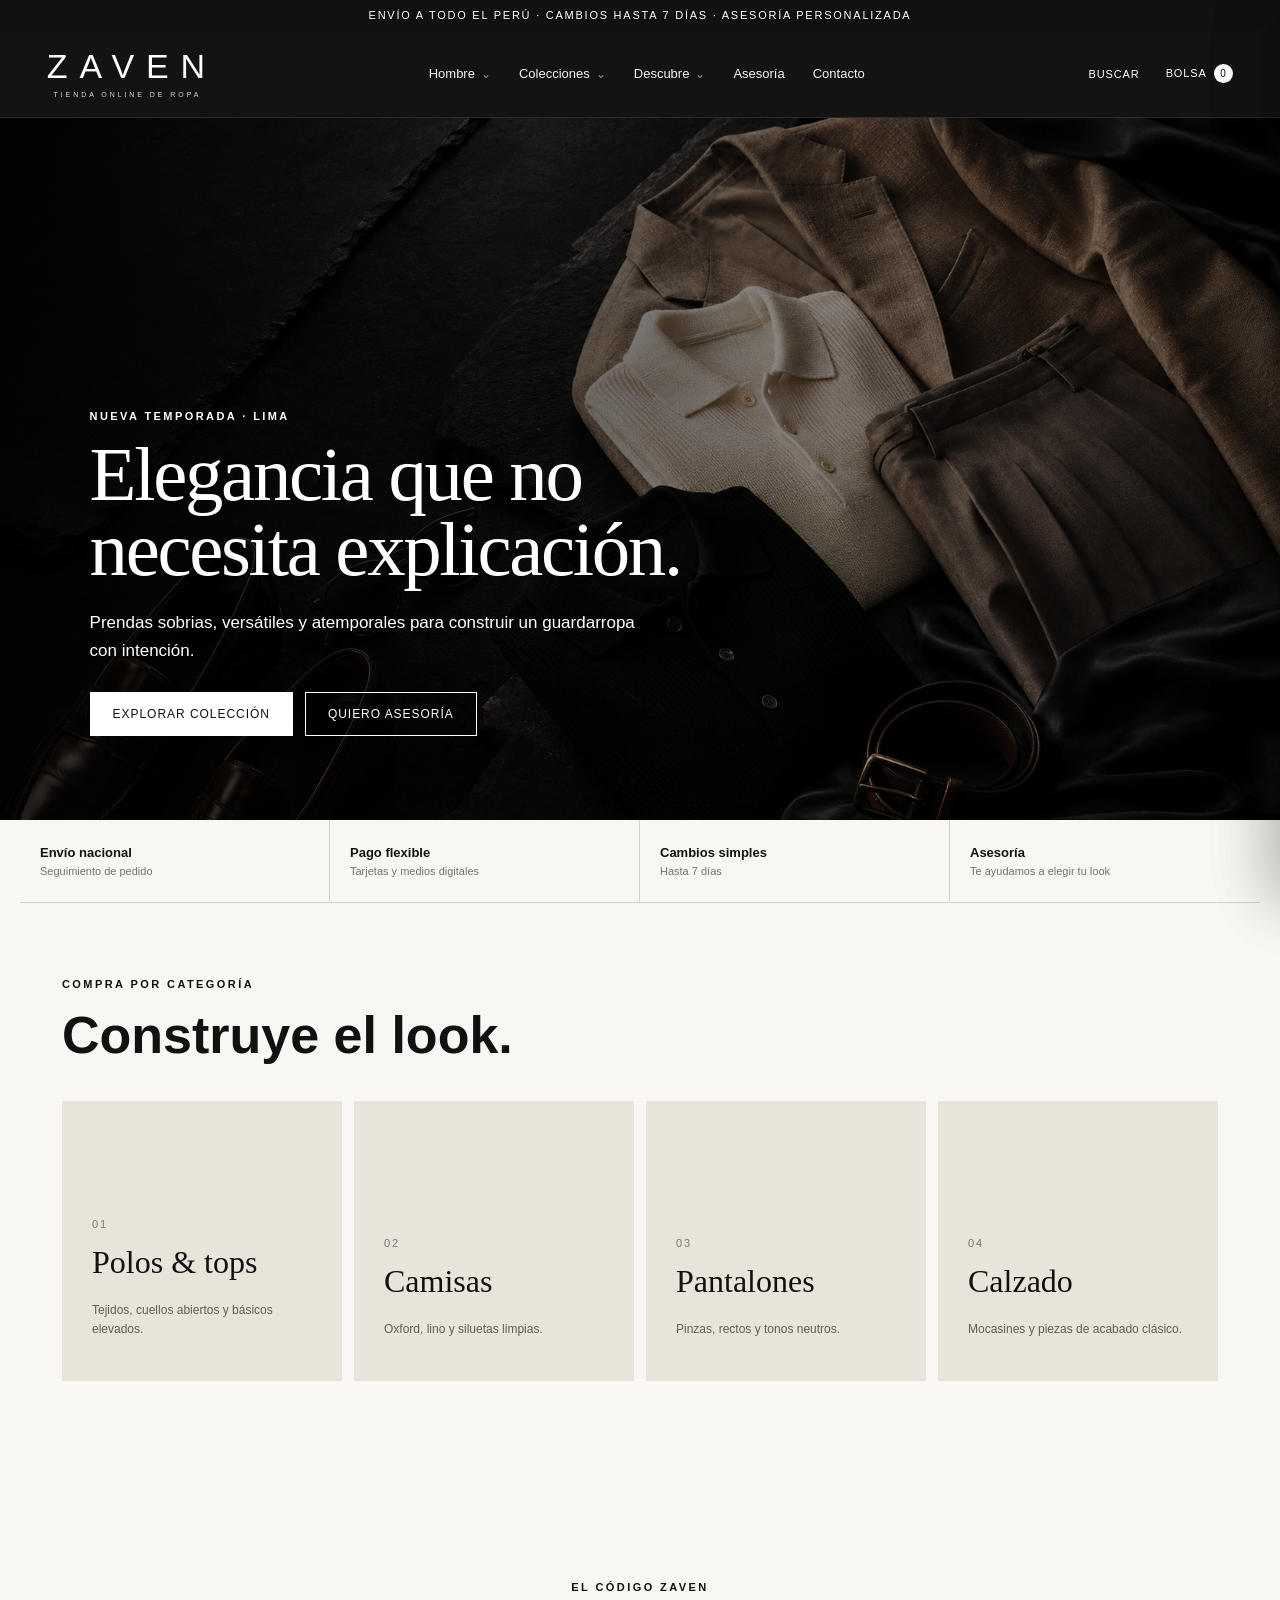
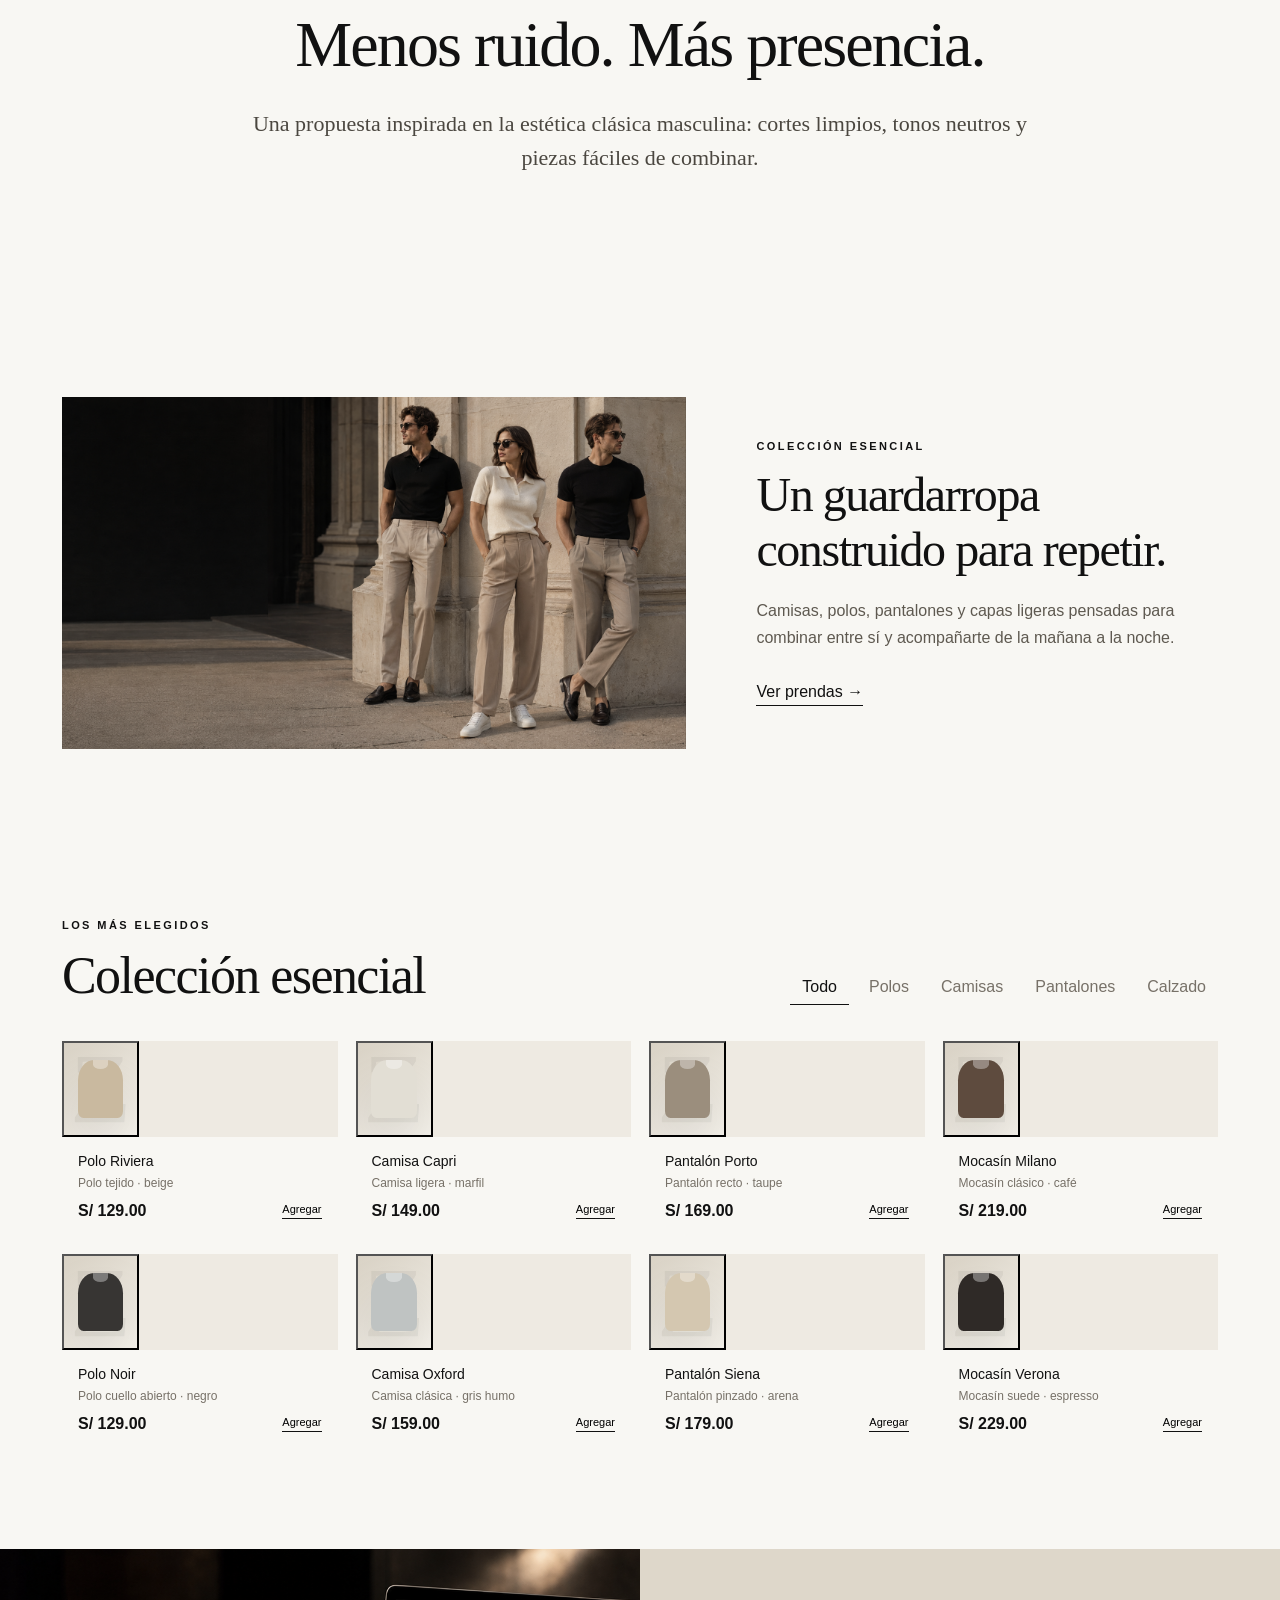
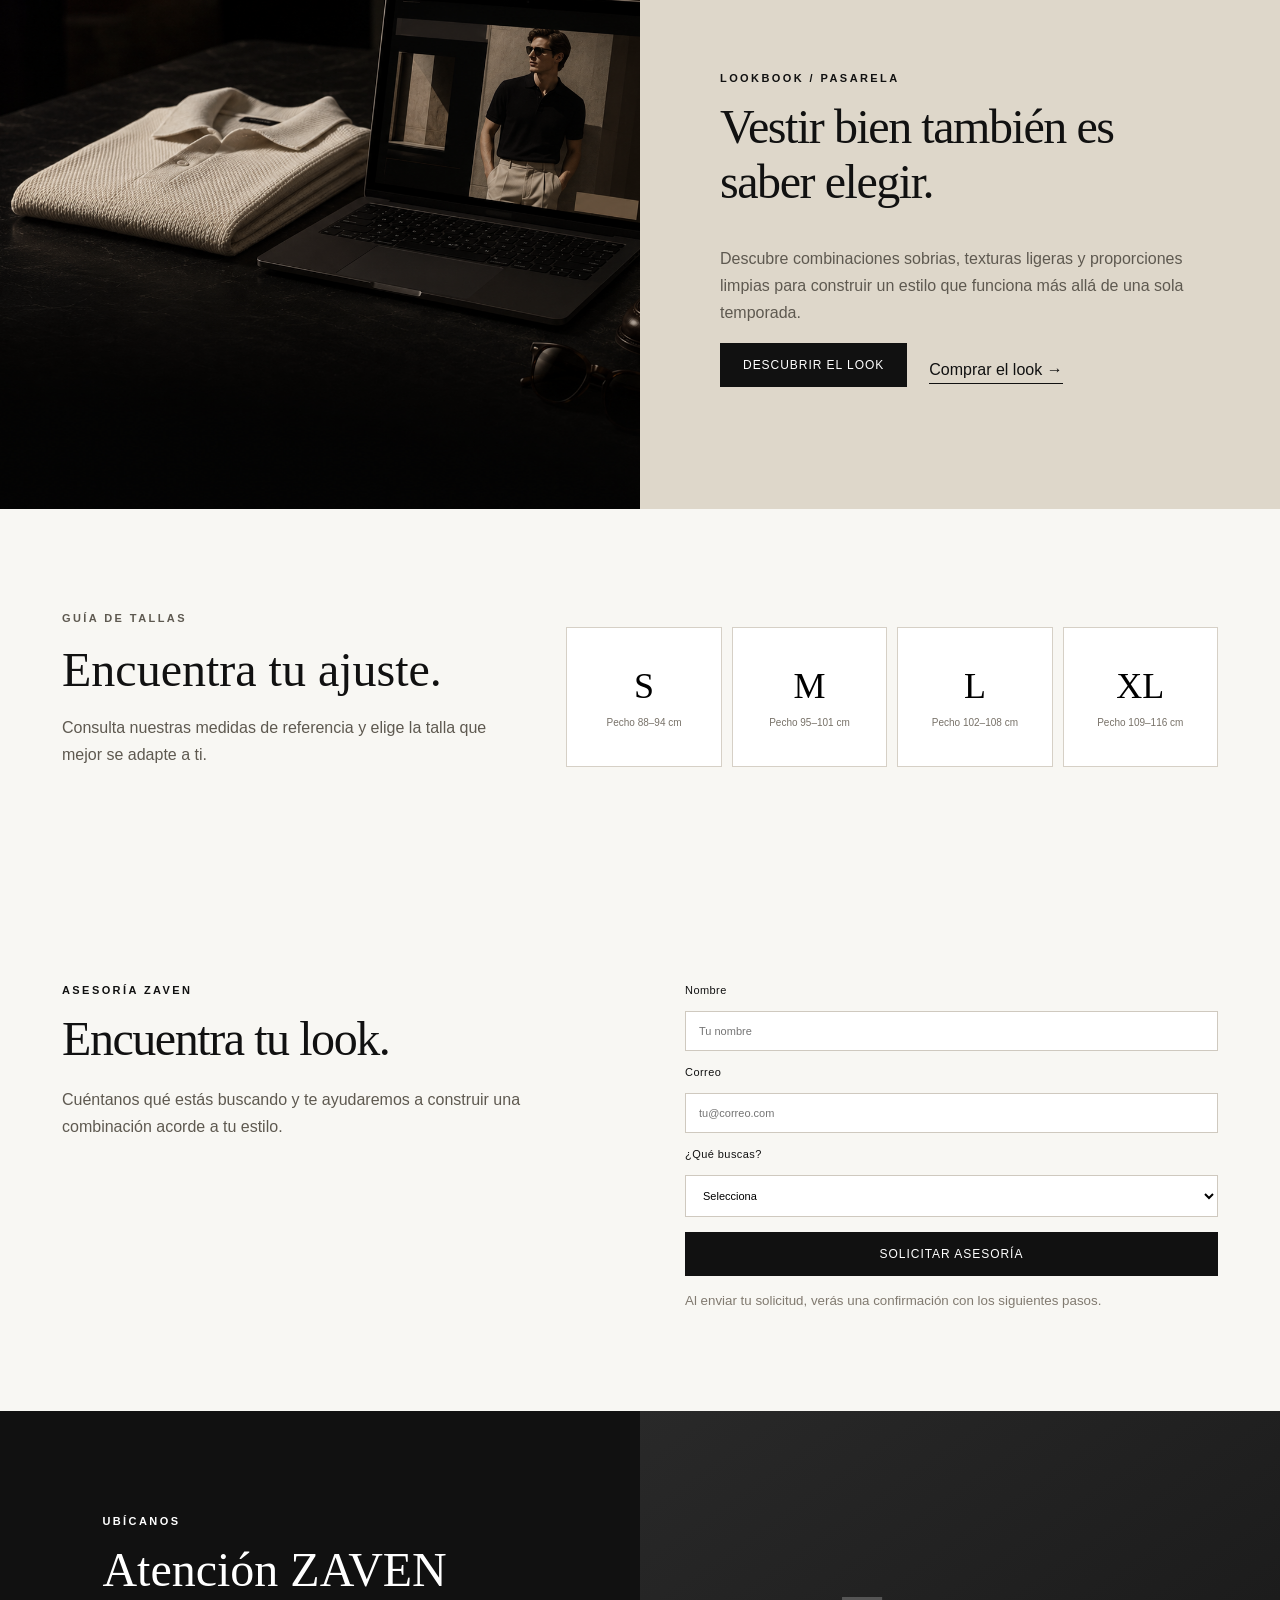
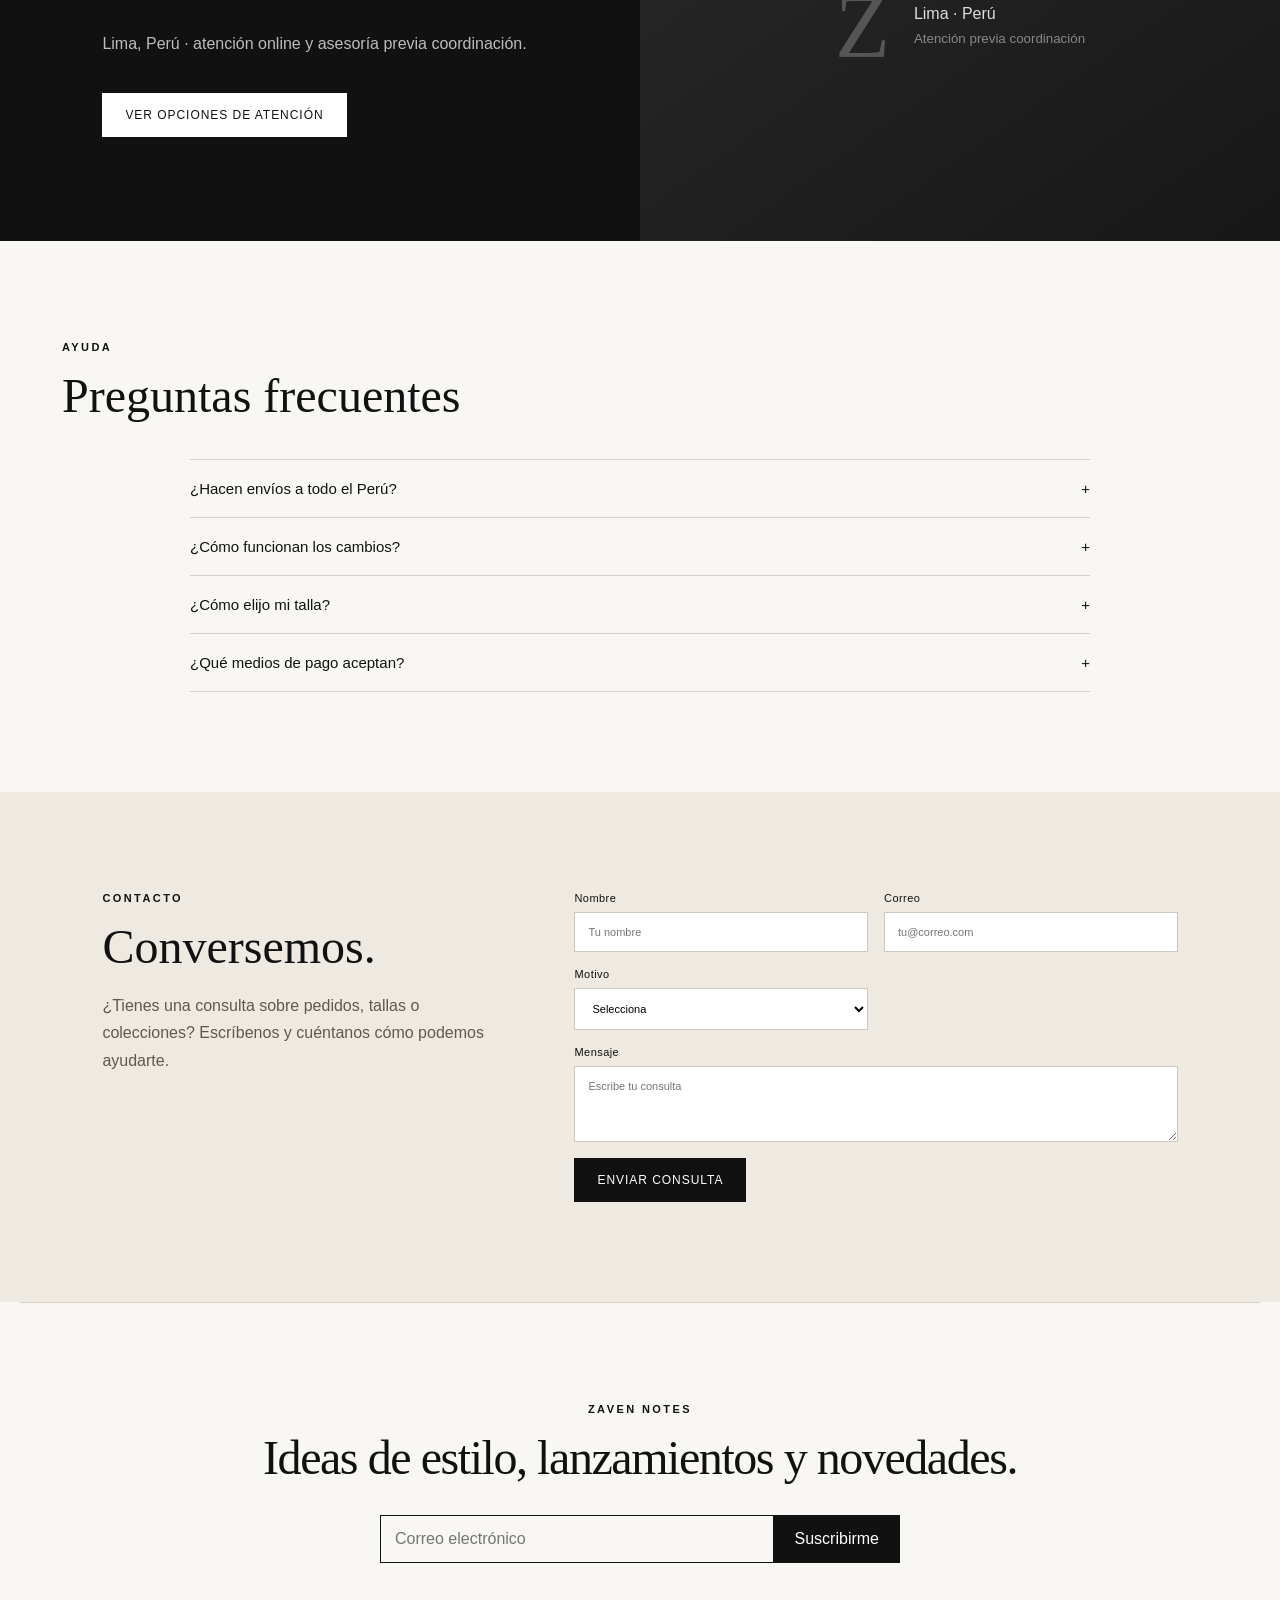
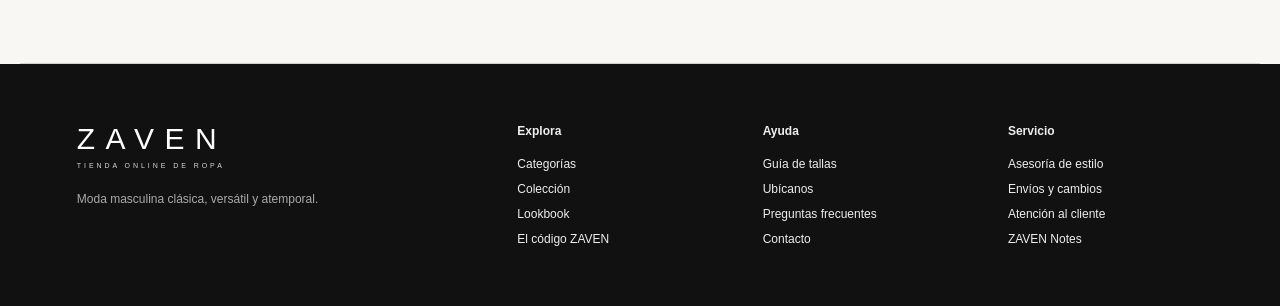
<file: index.html>
<!doctype html>
<html lang="es">
<head>
  <meta charset="utf-8" />
  <meta name="viewport" content="width=device-width, initial-scale=1" />
  <title>ZAVEN — Tienda online de ropa</title>
  <meta name="description" content="ZAVEN, moda masculina de estética clásica y atemporal. Descubre polos, camisas, pantalones y calzado para construir un estilo sobrio y versátil." />
  <link rel="stylesheet" href="styles.css" />

  <!-- Google Tag Manager -->
<script>(function(w,d,s,l,i){w[l]=w[l]||[];w[l].push({'gtm.start':
new Date().getTime(),event:'gtm.js'});var f=d.getElementsByTagName(s)[0],
j=d.createElement(s),dl=l!='dataLayer'?'&l='+l:'';j.async=true;j.src=
'https://www.googletagmanager.com/gtm.js?id='+i+dl;f.parentNode.insertBefore(j,f);
})(window,document,'script','dataLayer','GTM-W79LW6ML');</script>
<!-- End Google Tag Manager -->
  
  <!-- ============================================================
       LAB DE MEDICIÓN — AQUÍ PEGARÁS TUS INTEGRACIONES
       1) Google Tag Manager: pega aquí el <script> del contenedor.
          El <noscript> va inmediatamente después de <body>.
       2) GA4 directo (si NO usas GTM): pega aquí la Google tag.
       3) Meta Pixel: pega aquí el código base de Meta.
       4) TikTok Pixel: déjalo para la etapa final.
       IMPORTANTE: usa IDs de prueba, no compartas claves privadas.
       ============================================================ -->
</head>
<body>
  
  <!-- Google Tag Manager (noscript) -->
<noscript><iframe src="https://www.googletagmanager.com/ns.html?id=GTM-W79LW6ML"
height="0" width="0" style="display:none;visibility:hidden"></iframe></noscript>
<!-- End Google Tag Manager (noscript) -->
  
  
  <!-- GTM noscript iría aquí, justo debajo de body. -->

  <div class="promo">ENVÍO A TODO EL PERÚ · CAMBIOS HASTA 7 DÍAS · ASESORÍA PERSONALIZADA</div>

  <header class="site-header">
    <a class="brand brand-text track-nav" data-nav="logo" href="#inicio" aria-label="ZAVEN inicio">
      <span class="brand-name">ZAVEN</span>
      <span class="brand-sub">TIENDA ONLINE DE ROPA</span>
    </a>

    <nav class="desktop-nav" aria-label="Navegación principal">
      <div class="nav-group">
        <button class="nav-trigger" type="button" data-menu="hombre">Hombre <span>⌄</span></button>
        <div class="submenu">
          <a class="track-nav" data-nav="menu_hombre_todo" href="#coleccion">Ver todo</a>
          <a class="track-nav category-link" data-nav="menu_hombre_polos" data-category="polos" href="#coleccion">Polos & tops</a>
          <a class="track-nav category-link" data-nav="menu_hombre_camisas" data-category="camisas" href="#coleccion">Camisas</a>
          <a class="track-nav category-link" data-nav="menu_hombre_pantalones" data-category="pantalones" href="#coleccion">Pantalones</a>
          <a class="track-nav category-link" data-nav="menu_hombre_calzado" data-category="calzado" href="#coleccion">Calzado</a>
        </div>
      </div>

      <div class="nav-group">
        <button class="nav-trigger" type="button" data-menu="colecciones">Colecciones <span>⌄</span></button>
        <div class="submenu">
          <a class="track-nav" data-nav="menu_esenciales" href="#coleccion">Esenciales</a>
          <a class="track-nav" data-nav="menu_nueva_temporada" href="#pasarela">Nueva temporada</a>
          <a class="track-nav" data-nav="menu_best_sellers" href="#coleccion">Best sellers</a>
          <a class="track-nav" data-nav="menu_lookbook" href="#pasarela">Lookbook / Pasarela</a>
        </div>
      </div>

      <div class="nav-group">
        <button class="nav-trigger" type="button" data-menu="descubre">Descubre <span>⌄</span></button>
        <div class="submenu">
          <a class="track-nav" data-nav="menu_codigo" href="#estilo">El código ZAVEN</a>
          <a class="track-nav" data-nav="menu_guia_tallas" href="#guia">Guía de tallas</a>
          <a class="track-nav" data-nav="menu_ubicacion" href="#ubicacion">Ubícanos</a>
          <a class="track-nav" data-nav="menu_faq" href="#faq">Preguntas frecuentes</a>
        </div>
      </div>

      <a class="track-nav" data-nav="asesoria" href="#lead">Asesoría</a>
      <a class="track-nav" data-nav="contacto" href="#contacto">Contacto</a>
    </nav>

    <div class="header-actions">
      <button id="searchBtn" class="header-action" type="button" aria-label="Buscar">Buscar</button>
      <button id="cartBtn" class="header-action" type="button">Bolsa <span id="cartCount">0</span></button>
      <button id="mobileMenuBtn" class="mobile-menu-btn" type="button" aria-label="Abrir menú">☰</button>
    </div>
  </header>

  <aside id="mobileMenu" class="mobile-menu" aria-hidden="true">
    <div class="mobile-menu-head"><span>MENÚ</span><button id="mobileMenuClose" type="button">×</button></div>
    <details><summary>Hombre</summary><a class="category-link track-nav" data-category="polos" data-nav="mobile_polos" href="#coleccion">Polos & tops</a><a class="category-link track-nav" data-category="camisas" data-nav="mobile_camisas" href="#coleccion">Camisas</a><a class="category-link track-nav" data-category="pantalones" data-nav="mobile_pantalones" href="#coleccion">Pantalones</a><a class="category-link track-nav" data-category="calzado" data-nav="mobile_calzado" href="#coleccion">Calzado</a></details>
    <details><summary>Colecciones</summary><a class="track-nav" data-nav="mobile_esenciales" href="#coleccion">Esenciales</a><a class="track-nav" data-nav="mobile_pasarela" href="#pasarela">Lookbook / Pasarela</a></details>
    <details><summary>Descubre</summary><a class="track-nav" data-nav="mobile_codigo" href="#estilo">El código ZAVEN</a><a class="track-nav" data-nav="mobile_tallas" href="#guia">Guía de tallas</a><a class="track-nav" data-nav="mobile_ubicacion" href="#ubicacion">Ubícanos</a><a class="track-nav" data-nav="mobile_faq" href="#faq">Preguntas frecuentes</a></details>
    <a class="track-nav" data-nav="mobile_asesoria" href="#lead">Asesoría</a>
    <a class="track-nav" data-nav="mobile_contacto" href="#contacto">Contacto</a>
  </aside>

  <main>
    <section id="inicio" class="hero">
      <img src="assets/hero.jpg" alt="Prendas clásicas ZAVEN" />
      <div class="hero-overlay"></div>
      <div class="hero-copy">
        <p class="eyebrow">NUEVA TEMPORADA · LIMA</p>
        <h1>Elegancia que no necesita explicación.</h1>
        <p>Prendas sobrias, versátiles y atemporales para construir un guardarropa con intención.</p>
        <div class="hero-actions">
          <a class="btn btn-light track-cta" data-cta="hero_coleccion" href="#coleccion">Explorar colección</a>
          <a class="btn btn-ghost track-cta" data-cta="hero_asesoria" href="#lead">Quiero asesoría</a>
        </div>
      </div>
    </section>

    <section class="trust-strip" aria-label="Beneficios">
      <div><strong>Envío nacional</strong><span>Seguimiento de pedido</span></div>
      <div><strong>Pago flexible</strong><span>Tarjetas y medios digitales</span></div>
      <div><strong>Cambios simples</strong><span>Hasta 7 días</span></div>
      <div><strong>Asesoría</strong><span>Te ayudamos a elegir tu look</span></div>
    </section>

    <section id="categorias" class="category-showcase section-pad">
      <div class="section-head simple"><div><p class="eyebrow">COMPRA POR CATEGORÍA</p><h2>Construye el look.</h2></div></div>
      <div class="category-grid">
        <a href="#coleccion" class="category-tile category-link track-cta" data-category="polos" data-cta="category_polos"><span>01</span><h3>Polos & tops</h3><p>Tejidos, cuellos abiertos y básicos elevados.</p></a>
        <a href="#coleccion" class="category-tile category-link track-cta" data-category="camisas" data-cta="category_camisas"><span>02</span><h3>Camisas</h3><p>Oxford, lino y siluetas limpias.</p></a>
        <a href="#coleccion" class="category-tile category-link track-cta" data-category="pantalones" data-cta="category_pantalones"><span>03</span><h3>Pantalones</h3><p>Pinzas, rectos y tonos neutros.</p></a>
        <a href="#coleccion" class="category-tile category-link track-cta" data-category="calzado" data-cta="category_calzado"><span>04</span><h3>Calzado</h3><p>Mocasines y piezas de acabado clásico.</p></a>
      </div>
    </section>

    <section id="estilo" class="manifesto section-pad">
      <p class="eyebrow">EL CÓDIGO ZAVEN</p>
      <h2>Menos ruido. Más presencia.</h2>
      <p class="lead">Una propuesta inspirada en la estética clásica masculina: cortes limpios, tonos neutros y piezas fáciles de combinar.</p>
    </section>

    <section class="split-story section-pad">
      <div class="story-image"><img src="assets/look.jpg" alt="Look clásico de referencia ZAVEN" /></div>
      <div class="story-copy">
        <p class="eyebrow">COLECCIÓN ESENCIAL</p>
        <h2>Un guardarropa construido para repetir.</h2>
        <p>Camisas, polos, pantalones y capas ligeras pensadas para combinar entre sí y acompañarte de la mañana a la noche.</p>
        <a href="#coleccion" class="text-link track-cta" data-cta="story_ver_prendas">Ver prendas →</a>
      </div>
    </section>

    <section id="coleccion" class="section-pad products-section">
      <div class="section-head">
        <div><p class="eyebrow">LOS MÁS ELEGIDOS</p><h2>Colección esencial</h2></div>
        <div class="filters" role="group" aria-label="Filtros de producto">
          <button class="filter active" data-filter="all">Todo</button>
          <button class="filter" data-filter="polos">Polos</button>
          <button class="filter" data-filter="camisas">Camisas</button>
          <button class="filter" data-filter="pantalones">Pantalones</button>
          <button class="filter" data-filter="calzado">Calzado</button>
        </div>
      </div>
      <div id="productGrid" class="product-grid"></div>
    </section>

    <section id="pasarela" class="editorial section-pad">
      <img src="assets/editorial.jpg" alt="Editorial ZAVEN" />
      <div class="editorial-copy">
        <p class="eyebrow">LOOKBOOK / PASARELA</p>
        <h2>Vestir bien también es saber elegir.</h2>
        <p>Descubre combinaciones sobrias, texturas ligeras y proporciones limpias para construir un estilo que funciona más allá de una sola temporada.</p>
        <div class="inline-actions"><button id="simulateBtn" class="btn btn-dark" type="button">Descubrir el look</button><a class="text-link track-cta" data-cta="lookbook_shop" href="#coleccion">Comprar el look →</a></div>
      </div>
    </section>

    <section id="guia" class="guide-section section-pad">
      <div><p class="eyebrow">GUÍA DE TALLAS</p><h2>Encuentra tu ajuste.</h2><p>Consulta nuestras medidas de referencia y elige la talla que mejor se adapte a ti.</p></div>
      <div class="size-grid">
        <button class="size-card" data-size="S"><strong>S</strong><span>Pecho 88–94 cm</span></button>
        <button class="size-card" data-size="M"><strong>M</strong><span>Pecho 95–101 cm</span></button>
        <button class="size-card" data-size="L"><strong>L</strong><span>Pecho 102–108 cm</span></button>
        <button class="size-card" data-size="XL"><strong>XL</strong><span>Pecho 109–116 cm</span></button>
      </div>
    </section>

    <section id="lead" class="lead-section section-pad">
      <div>
        <p class="eyebrow">ASESORÍA ZAVEN</p>
        <h2>Encuentra tu look.</h2>
        <p>Cuéntanos qué estás buscando y te ayudaremos a construir una combinación acorde a tu estilo.</p>
      </div>
      <form id="leadForm" novalidate>
        <label>Nombre<input required name="name" autocomplete="name" placeholder="Tu nombre" /></label>
        <label>Correo<input required type="email" name="email" autocomplete="email" placeholder="tu@correo.com" /></label>
        <label>¿Qué buscas?
          <select name="interest" required>
            <option value="">Selecciona</option>
            <option>Armar un look completo</option>
            <option>Camisas</option>
            <option>Polos</option>
            <option>Pantalones</option>
          </select>
        </label>
        <button class="btn btn-dark" type="submit">Solicitar asesoría</button>
        <small>Al enviar tu solicitud, verás una confirmación con los siguientes pasos.</small>
      </form>
    </section>

    <section id="ubicacion" class="location-section section-pad">
      <div class="location-card">
        <p class="eyebrow">UBÍCANOS</p>
        <h2>Atención ZAVEN</h2>
        <p>Lima, Perú · atención online y asesoría previa coordinación.</p>
        <button id="locationBtn" class="btn btn-light" type="button">Ver opciones de atención</button>
      </div>
      <div class="map-demo" aria-label="Atención ZAVEN en Lima"><span>Z</span><p>Lima · Perú<br><small>Atención previa coordinación</small></p></div>
    </section>

    <section id="faq" class="faq-section section-pad">
      <div class="section-head simple"><div><p class="eyebrow">AYUDA</p><h2>Preguntas frecuentes</h2></div></div>
      <div class="faq-list">
        <details data-faq="envios"><summary>¿Hacen envíos a todo el Perú?</summary><p>Sí. Realizamos envíos a Lima y provincias. El tiempo de entrega puede variar según el destino.</p></details>
        <details data-faq="cambios"><summary>¿Cómo funcionan los cambios?</summary><p>Puedes solicitar un cambio dentro de los 7 días posteriores a la recepción, siempre que la prenda conserve su estado original.</p></details>
        <details data-faq="tallas"><summary>¿Cómo elijo mi talla?</summary><p>Usa la guía de tallas de esta misma página o solicita asesoría.</p></details>
        <details data-faq="pagos"><summary>¿Qué medios de pago aceptan?</summary><p>Puedes elegir entre tarjetas y medios de pago digitales disponibles al momento de finalizar tu pedido.</p></details>
      </div>
    </section>

    <section id="contacto" class="contact-section section-pad">
      <div><p class="eyebrow">CONTACTO</p><h2>Conversemos.</h2><p>¿Tienes una consulta sobre pedidos, tallas o colecciones? Escríbenos y cuéntanos cómo podemos ayudarte.</p></div>
      <form id="contactForm" novalidate>
        <label>Nombre<input required name="contact_name" placeholder="Tu nombre" /></label>
        <label>Correo<input required type="email" name="contact_email" placeholder="tu@correo.com" /></label>
        <label>Motivo<select required name="reason"><option value="">Selecciona</option><option value="pedido">Pedido</option><option value="tallas">Tallas</option><option value="alianzas">Alianzas</option><option value="otro">Otro</option></select></label>
        <label class="full-field">Mensaje<textarea required name="message" rows="4" placeholder="Escribe tu consulta"></textarea></label>
        <button class="btn btn-dark" type="submit">Enviar consulta</button>
      </form>
    </section>

    <section class="newsletter section-pad">
      <p class="eyebrow">ZAVEN NOTES</p>
      <h2>Ideas de estilo, lanzamientos y novedades.</h2>
      <form id="newsletterForm"><input required type="email" placeholder="Correo electrónico" /><button type="submit">Suscribirme</button></form>
    </section>
  </main>

  <footer>
    <div><a class="brand brand-text footer-brand" href="#inicio"><span class="brand-name">ZAVEN</span><span class="brand-sub">TIENDA ONLINE DE ROPA</span></a><p>Moda masculina clásica, versátil y atemporal.</p></div>
    <div><strong>Explora</strong><a href="#categorias">Categorías</a><a href="#coleccion">Colección</a><a href="#pasarela">Lookbook</a><a href="#estilo">El código ZAVEN</a></div>
    <div><strong>Ayuda</strong><a href="#guia">Guía de tallas</a><a href="#ubicacion">Ubícanos</a><a href="#faq">Preguntas frecuentes</a><a href="#contacto">Contacto</a></div>
    <div><strong>Servicio</strong><a href="#lead">Asesoría de estilo</a><a href="#faq">Envíos y cambios</a><a href="#contacto">Atención al cliente</a><a href="#newsletterForm">ZAVEN Notes</a></div>
  </footer>

  <aside id="cartDrawer" class="drawer" aria-hidden="true">
    <button class="drawer-close" id="cartClose" aria-label="Cerrar">×</button>

    <h3>Tu bolsa</h3>
    <div id="cartItems"></div>

    <div class="cart-total">
      <span>Total</span>
      <strong id="cartTotal">S/ 0.00</strong>
    </div>

    <button id="checkoutBtn" class="btn btn-dark full" type="button">
      Finalizar compra
    </button>

    <!-- PASO 1: ENVÍO -->
    <div id="shippingStep" style="display:none; margin-top:24px;">
      <p class="eyebrow">PASO 1 DE 2</p>
      <h3>Método de envío</h3>

      <label style="display:block; margin:14px 0;">
        <input type="radio" name="shipping" value="standard">
        Envío estándar
      </label>

      <label style="display:block; margin:14px 0;">
        <input type="radio" name="shipping" value="pickup">
        Recojo en tienda
      </label>

      <button id="shippingContinueBtn" class="btn btn-dark full" type="button">
        Continuar al pago
      </button>
    </div>

    <!-- PASO 2: PAGO -->
    <div id="paymentStep" style="display:none; margin-top:24px;">
      <p class="eyebrow">PASO 2 DE 2</p>
      <h3>Método de pago</h3>

      <label style="display:block; margin:14px 0;">
        <input type="radio" name="payment" value="card">
        Tarjeta
      </label>

      <label style="display:block; margin:14px 0;">
        <input type="radio" name="payment" value="yape_plin">
        Yape / Plin
      </label>

      <button id="paymentConfirmBtn" class="btn btn-dark full" type="button">
        Confirmar compra
      </button>
    </div>
  </aside>

  <aside id="searchDrawer" class="drawer search-drawer" aria-hidden="true">
    <button class="drawer-close" id="searchClose" aria-label="Cerrar">×</button>
    <p class="eyebrow">BÚSQUEDA</p><h3>Encuentra una prenda</h3>
    <form id="searchForm"><input id="searchInput" required placeholder="Ej. camisa, polo, pantalón" /><button class="btn btn-dark full" type="submit">Buscar</button></form>
    <div id="searchResults" class="search-results"></div>
  </aside>

  <div id="backdrop" class="backdrop"></div>

  <aside id="debugPanel" class="debug-panel" aria-hidden="true">
    <div class="debug-head"><strong>Measurement Lab</strong><button id="debugClose">×</button></div>
    <p>UTM capturados</p><pre id="utmDebug">Sin UTM</pre>
    <p>Últimos eventos</p><div id="eventLog" class="event-log"></div>
    <button id="clearLab" class="mini-btn">Limpiar laboratorio</button>
  </aside>

  <div id="toast" class="toast" role="status"></div>
  <script src="app.js"></script>
</body>
</html>
</file>
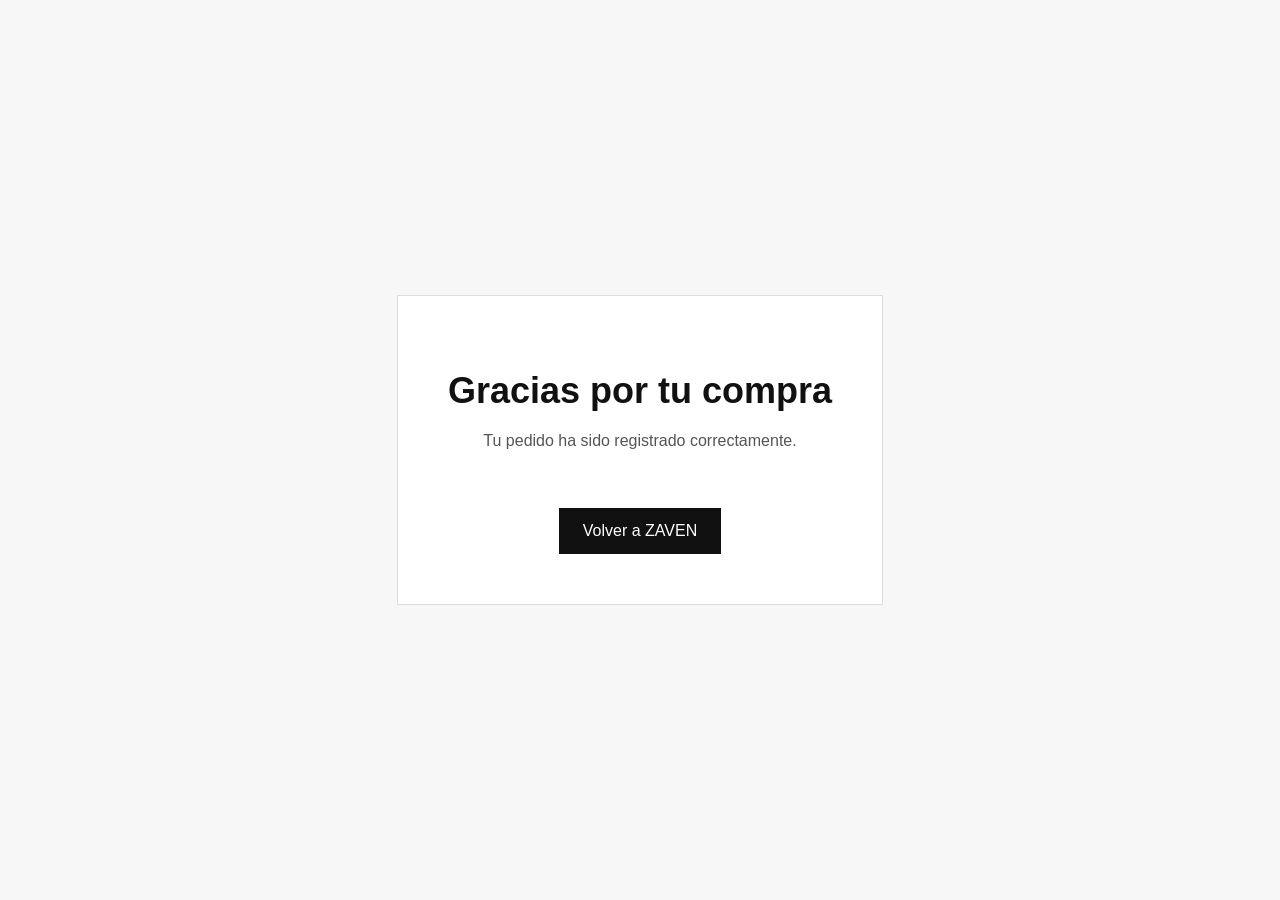
<file: gracias-compra.html>
<!DOCTYPE html>
<html lang="es">
<head>
  <!-- Google Tag Manager -->
  <script>
  (function(w,d,s,l,i){w[l]=w[l]||[];w[l].push({'gtm.start':
  new Date().getTime(),event:'gtm.js'});var f=d.getElementsByTagName(s)[0],
  j=d.createElement(s),dl=l!='dataLayer'?'&l='+l:'';j.async=true;j.src=
  'https://www.googletagmanager.com/gtm.js?id='+i+dl;f.parentNode.insertBefore(j,f);
  })(window,document,'script','dataLayer','GTM-W79LW6ML');
  </script>
  <!-- End Google Tag Manager -->

  <meta charset="UTF-8">
  <meta name="viewport" content="width=device-width, initial-scale=1.0">
  <title>Gracias por tu compra | ZAVEN</title>

  <style>
    body {
      margin: 0;
      font-family: Arial, sans-serif;
      background: #f7f7f7;
      color: #111;
      display: flex;
      align-items: center;
      justify-content: center;
      min-height: 100vh;
    }

    .box {
      background: white;
      padding: 50px;
      max-width: 600px;
      text-align: center;
      border: 1px solid #ddd;
    }

    h1 {
      font-size: 36px;
      margin-bottom: 15px;
    }

    p {
      color: #555;
      line-height: 1.6;
    }

    .order {
      margin-top: 25px;
      font-weight: bold;
    }

    a {
      display: inline-block;
      margin-top: 30px;
      padding: 14px 24px;
      background: #111;
      color: #fff;
      text-decoration: none;
    }
  </style>
</head>

<body>

  <!-- Google Tag Manager (noscript) -->
  <noscript>
    <iframe src="https://www.googletagmanager.com/ns.html?id=GTM-W79LW6ML"
    height="0" width="0" style="display:none;visibility:hidden"></iframe>
  </noscript>
  <!-- End Google Tag Manager (noscript) -->

  <div class="box">
    <h1>Gracias por tu compra</h1>
    <p>Tu pedido ha sido registrado correctamente.</p>

    <div class="order" id="orderId"></div>

    <a href="index.html">Volver a ZAVEN</a>
  </div>

  <script>
    window.dataLayer = window.dataLayer || [];

    const purchaseData = JSON.parse(
      sessionStorage.getItem('zaven_purchase') || 'null'
    );

    if (purchaseData) {

      document.getElementById('orderId').textContent =
        'Pedido: ' + purchaseData.transaction_id;

      const firstItem = purchaseData.items[0];

      window.dataLayer.push({
        event: 'purchase',
        transaction_id: purchaseData.transaction_id,
        value: purchaseData.value,
        currency: purchaseData.currency,

        item_id: firstItem.item_id,
        item_name: firstItem.item_name,

        items: purchaseData.items
      });

      sessionStorage.removeItem('zaven_purchase');
    }
  </script>

</body>
</html>
</file>
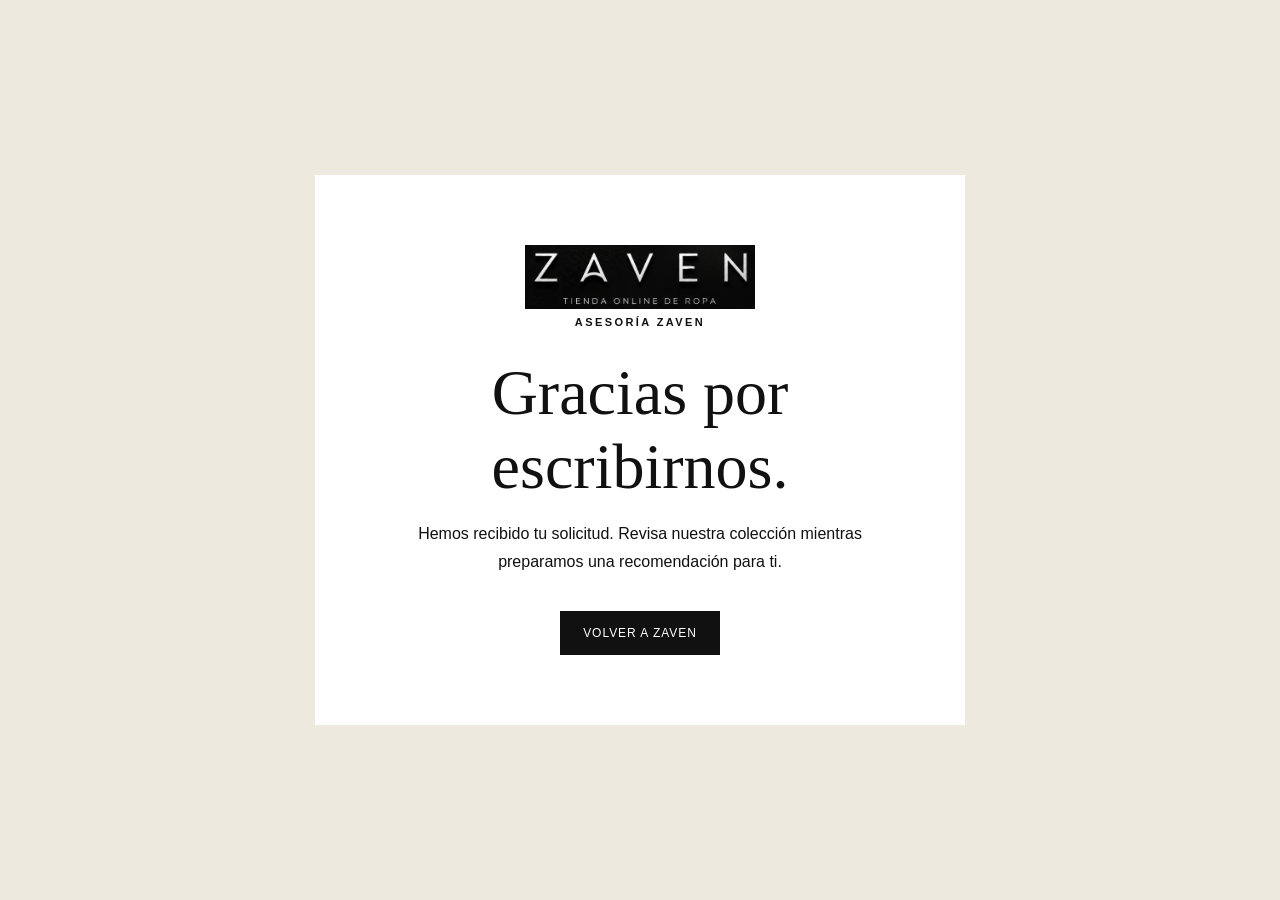
<file: gracias.html>
<!doctype html><html lang="es"><head>
   <!-- Google Tag Manager -->
<script>(function(w,d,s,l,i){w[l]=w[l]||[];w[l].push({'gtm.start':
new Date().getTime(),event:'gtm.js'});var f=d.getElementsByTagName(s)[0],
j=d.createElement(s),dl=l!='dataLayer'?'&l='+l:'';j.async=true;j.src=
'https://www.googletagmanager.com/gtm.js?id='+i+dl;f.parentNode.insertBefore(j,f);
})(window,document,'script','dataLayer','GTM-W79LW6ML');</script>
<!-- End Google Tag Manager -->
  
  <meta charset="utf-8"><meta name="viewport" content="width=device-width,initial-scale=1"><title>Gracias — ZAVEN</title><link rel="stylesheet" href="styles.css">
</head>
  
<body class="thanks-page">
<!-- Google Tag Manager (noscript) -->
<noscript><iframe src="https://www.googletagmanager.com/ns.html?id=GTM-W79LW6ML"
height="0" width="0" style="display:none;visibility:hidden"></iframe></noscript>
<!-- End Google Tag Manager (noscript) -->

  
  <main class="thanks-card">
    <img src="assets/logo.png" alt="ZAVEN">
    <p class="eyebrow">ASESORÍA ZAVEN</p>
    <h1>Gracias por escribirnos.</h1>
    <p>Hemos recibido tu solicitud. Revisa nuestra colección mientras preparamos una recomendación para ti.</p>
    <a class="btn btn-dark" href="index.html">Volver a ZAVEN</a>
  </main>
  <script>
    window.dataLayer = window.dataLayer || [];
    const utm = JSON.parse(localStorage.getItem('zaven_utm') || '{}');
    window.dataLayer.push({event:'generate_lead', lead_source:'thank_you_page', ...utm});
    if (typeof fbq === 'function') fbq('track','Lead');
  </script>
</body></html>
</file>
<file: styles.css>
:root{--ink:#111;--paper:#f5f2eb;--cream:#ebe4d7;--line:#d6d0c6;--muted:#777168;--max:1240px}*{box-sizing:border-box}html{scroll-behavior:smooth}body{margin:0;font-family:Inter,Arial,sans-serif;background:#f8f7f3;color:var(--ink)}a{color:inherit;text-decoration:none}button,input,select{font:inherit}.promo{background:#111;color:#fff;text-align:center;padding:9px 16px;font-size:11px;letter-spacing:.16em}.site-header{height:82px;display:flex;align-items:center;justify-content:space-between;padding:0 4vw;background:rgba(248,247,243,.94);position:sticky;top:0;z-index:50;border-bottom:1px solid #ddd8ce;backdrop-filter:blur(10px)}.brand img{width:172px;height:46px;object-fit:cover;object-position:center}.site-header nav{display:flex;gap:28px;align-items:center;font-size:13px}.icon-btn,.filter,.drawer-close,#debugBtn,#debugClose{background:none;border:0;cursor:pointer;color:inherit}.icon-btn span{display:inline-grid;place-items:center;background:#111;color:#fff;border-radius:50%;width:20px;height:20px;font-size:10px}.hero{height:min(78vh,760px);min-height:560px;position:relative;overflow:hidden;background:#111}.hero>img{width:100%;height:100%;object-fit:cover;filter:brightness(.72)}.hero-overlay{position:absolute;inset:0;background:linear-gradient(90deg,rgba(0,0,0,.72),rgba(0,0,0,.12) 65%,rgba(0,0,0,.08))}.hero-copy{position:absolute;left:7vw;bottom:12%;max-width:650px;color:#fff}.eyebrow{font-size:11px;letter-spacing:.22em;font-weight:700;margin:0 0 15px}.hero h1,.manifesto h2,.story-copy h2,.products-section h2,.editorial h2,.lead-section h2,.newsletter h2{font-family:Georgia,serif;font-weight:400;letter-spacing:-.03em}.hero h1{font-size:clamp(44px,6vw,82px);line-height:.98;margin:0 0 22px}.hero-copy>p:not(.eyebrow){font-size:17px;line-height:1.6;max-width:560px}.hero-actions{display:flex;gap:12px;margin-top:28px}.btn{display:inline-flex;align-items:center;justify-content:center;padding:14px 22px;border:1px solid #111;cursor:pointer;font-size:12px;letter-spacing:.08em;text-transform:uppercase}.btn-light{background:#fff;border-color:#fff;color:#111}.btn-ghost{background:transparent;color:#fff;border-color:#fff}.btn-dark{background:#111;color:#fff}.full{width:100%}.trust-strip{display:grid;grid-template-columns:repeat(4,1fr);max-width:var(--max);margin:auto;border-bottom:1px solid var(--line)}.trust-strip div{padding:25px 20px;border-right:1px solid var(--line)}.trust-strip div:last-child{border-right:0}.trust-strip strong,.trust-strip span{display:block}.trust-strip strong{font-size:13px;margin-bottom:5px}.trust-strip span{font-size:11px;color:var(--muted)}.section-pad{max-width:var(--max);margin:auto;padding:100px 42px}.manifesto{text-align:center;max-width:900px}.manifesto h2{font-size:clamp(42px,5vw,72px);margin:0 0 25px}.manifesto .lead{font-family:Georgia,serif;font-size:22px;line-height:1.55;color:#4b4740}.split-story{display:grid;grid-template-columns:1.15fr .85fr;gap:70px;align-items:center}.story-image img,.editorial>img{width:100%;display:block;filter:saturate(.75)}.story-copy h2,.editorial h2,.lead-section h2,.newsletter h2{font-size:48px;margin:0 0 20px}.story-copy p:not(.eyebrow),.editorial p:not(.eyebrow),.lead-section>div>p:not(.eyebrow){line-height:1.7;color:#5e5950}.text-link{display:inline-block;margin-top:15px;border-bottom:1px solid #111;padding-bottom:4px}.products-section{padding-top:70px}.section-head{display:flex;align-items:end;justify-content:space-between;gap:20px;margin-bottom:36px}.section-head h2{font-size:52px;margin:0}.filters{display:flex;gap:8px;flex-wrap:wrap}.filter{padding:8px 12px;border-bottom:1px solid transparent;color:var(--muted)}.filter.active{color:#111;border-color:#111}.product-grid{display:grid;grid-template-columns:repeat(4,1fr);gap:18px}.product-card{background:#eeeae2;position:relative}.product-visual{aspect-ratio:4/5;display:flex;align-items:center;justify-content:center;overflow:hidden;position:relative;background:linear-gradient(145deg,#d9d2c5,#f5f2eb)}.product-visual:after{content:"Z";font:100px Georgia,serif;color:rgba(17,17,17,.05)}.product-visual .shape{position:absolute;width:62%;height:63%;border-radius:35% 35% 12% 12%;background:var(--p,#c8b9a6);box-shadow:0 25px 55px rgba(0,0,0,.12)}.product-visual .shape:before{content:"";position:absolute;width:34%;height:16%;background:rgba(255,255,255,.35);left:33%;top:0;border-radius:0 0 50% 50%}.product-meta{padding:16px;background:#f8f7f3}.product-meta h3{font-size:14px;margin:0 0 7px;font-weight:500}.product-meta p{font-size:12px;color:var(--muted);margin:0 0 12px}.card-bottom{display:flex;align-items:center;justify-content:space-between}.add-btn{border:0;background:none;border-bottom:1px solid #111;padding:0 0 3px;cursor:pointer;font-size:11px}.editorial{display:grid;grid-template-columns:1fr 1fr;gap:0;max-width:none;padding:0;background:#ded7ca}.editorial>img{height:560px;object-fit:cover}.editorial-copy{padding:80px;display:flex;flex-direction:column;justify-content:center}.lead-section{display:grid;grid-template-columns:1fr 1fr;gap:90px;align-items:start}.lead-section form{display:grid;gap:15px}.lead-section label{display:grid;gap:7px;font-size:12px}.lead-section input,.lead-section select{border:1px solid #cfc8bb;background:#fff;padding:14px}.lead-section small{color:#817a70;line-height:1.5}.newsletter{text-align:center;border-top:1px solid var(--line);border-bottom:1px solid var(--line)}.newsletter form{display:flex;max-width:520px;margin:30px auto 0}.newsletter input{flex:1;border:1px solid #111;padding:14px;background:transparent}.newsletter button{background:#111;color:#fff;border:1px solid #111;padding:0 20px}footer{background:#111;color:#eee;padding:60px 6vw;display:grid;grid-template-columns:2fr 1fr 1fr;gap:50px}footer img{width:190px}footer p{color:#aaa}footer div{display:flex;flex-direction:column;gap:11px;font-size:12px}footer strong{margin-bottom:8px}footer #debugBtn{text-align:left;padding:0;color:#eee}.drawer{position:fixed;right:-430px;top:0;width:min(420px,92vw);height:100vh;background:#fff;z-index:100;padding:35px;transition:.3s;box-shadow:-20px 0 60px rgba(0,0,0,.16)}.drawer.open{right:0}.drawer-close{font-size:28px;float:right}.cart-row{display:grid;grid-template-columns:1fr auto;gap:12px;border-bottom:1px solid #ddd;padding:16px 0;font-size:12px}.cart-total{display:flex;justify-content:space-between;padding:22px 0}.backdrop{position:fixed;inset:0;background:rgba(0,0,0,.45);z-index:90;opacity:0;pointer-events:none;transition:.2s}.backdrop.show{opacity:1;pointer-events:auto}.debug-panel{position:fixed;left:18px;bottom:18px;width:min(420px,calc(100vw - 36px));max-height:65vh;overflow:auto;background:#151515;color:#e8e8e8;padding:18px;z-index:120;display:none;border:1px solid #333;box-shadow:0 15px 50px rgba(0,0,0,.35);font:12px ui-monospace,monospace}.debug-panel.show{display:block}.debug-head{display:flex;justify-content:space-between;font-size:14px}.debug-panel pre{white-space:pre-wrap;background:#222;padding:10px}.event-log{display:grid;gap:7px}.event-item{background:#222;padding:8px;border-left:3px solid #777}.mini-btn{margin-top:12px;background:#eee;border:0;padding:7px 9px}.toast{position:fixed;right:20px;bottom:20px;background:#111;color:#fff;padding:12px 16px;z-index:150;opacity:0;transform:translateY(10px);transition:.2s;font-size:12px}.toast.show{opacity:1;transform:none}.thanks-page{min-height:100vh;display:grid;place-items:center;background:#eee9df;padding:30px}.thanks-card{max-width:650px;text-align:center;background:#fff;padding:70px}.thanks-card img{width:230px}.thanks-card h1{font:64px Georgia,serif;margin:25px 0 12px}.thanks-card p{line-height:1.7}.thanks-card .btn{margin-top:20px}@media(max-width:900px){.site-header nav a{display:none}.trust-strip{grid-template-columns:1fr 1fr}.split-story,.editorial,.lead-section{grid-template-columns:1fr}.editorial>img{height:400px}.editorial-copy{padding:55px 30px}.product-grid{grid-template-columns:1fr 1fr}.section-head{align-items:start;flex-direction:column}.section-pad{padding:70px 22px}}@media(max-width:540px){.hero{min-height:620px}.hero-copy{left:24px;right:24px}.hero-actions{flex-direction:column;align-items:stretch}.trust-strip{grid-template-columns:1fr}.trust-strip div{border-right:0;border-bottom:1px solid var(--line)}.product-grid{grid-template-columns:1fr}.story-copy h2,.editorial h2,.lead-section h2,.newsletter h2{font-size:38px}.newsletter form{flex-direction:column}.newsletter button{padding:14px}.thanks-card{padding:45px 24px}}

/* ===== ZAVEN LAB v2: navegación, submenús y módulos extra ===== */
.site-header{height:88px;background:rgba(12,12,12,.97);border-bottom:1px solid #2a2a2a;color:#fff;padding:0 3.2vw;gap:28px}.brand-text{display:inline-flex;flex-direction:column;align-items:center;justify-content:center;line-height:1;color:#fff;min-width:170px}.brand-name{font-family:Arial,sans-serif;font-weight:300;font-size:34px;letter-spacing:.35em;margin-right:-.35em}.brand-sub{font-size:7px;letter-spacing:.42em;margin-right:-.42em;margin-top:8px;color:#d8d8d8}.desktop-nav{display:flex;align-items:center;justify-content:center;gap:22px;flex:1;height:100%;font-size:12px}.desktop-nav>a,.nav-trigger{height:100%;display:flex;align-items:center;color:#f4f4f4;background:none;border:0;cursor:pointer;font:inherit;padding:0}.nav-trigger span{font-size:12px;margin-left:6px;color:#999}.nav-group{position:relative;height:100%;display:flex;align-items:center}.submenu{position:absolute;top:calc(100% - 2px);left:-20px;min-width:230px;background:#fff;color:#111;border:1px solid #e5e1d8;padding:13px;box-shadow:0 18px 45px rgba(0,0,0,.18);opacity:0;visibility:hidden;transform:translateY(8px);transition:.18s;z-index:70}.submenu:before{content:"";position:absolute;top:-10px;left:0;right:0;height:10px}.submenu a{display:block;padding:11px 12px;font-size:12px}.submenu a:hover{background:#f2efe8}.nav-group:hover .submenu,.nav-group:focus-within .submenu{opacity:1;visibility:visible;transform:none}.header-actions{display:flex;align-items:center;gap:14px}.header-action,.mobile-menu-btn{background:none;border:0;color:#fff;cursor:pointer;font-size:11px;text-transform:uppercase;letter-spacing:.08em}.header-action span{display:inline-grid;place-items:center;background:#fff;color:#111;border-radius:50%;width:19px;height:19px;margin-left:4px;font-size:10px}.mobile-menu-btn{font-size:20px;display:none}.mobile-menu{position:fixed;top:0;right:-420px;width:min(390px,92vw);height:100vh;background:#111;color:#fff;z-index:160;padding:28px;transition:.3s;overflow:auto}.mobile-menu.open{right:0}.mobile-menu-head{display:flex;justify-content:space-between;align-items:center;margin-bottom:25px;font-size:12px;letter-spacing:.18em}.mobile-menu-head button{background:none;border:0;color:#fff;font-size:30px}.mobile-menu details{border-top:1px solid #333;padding:14px 0}.mobile-menu summary{cursor:pointer}.mobile-menu a{display:block;padding:10px 0;color:#ddd;font-size:13px}.mobile-menu details a{padding-left:12px}.category-showcase{padding-top:75px}.section-head.simple{display:block}.category-grid{display:grid;grid-template-columns:repeat(4,1fr);gap:12px}.category-tile{min-height:280px;background:#e9e4da;padding:30px;display:flex;flex-direction:column;justify-content:flex-end;transition:.2s}.category-tile:hover{transform:translateY(-4px);background:#dfd8ca}.category-tile span{font-size:11px;letter-spacing:.18em;color:#777}.category-tile h3{font:32px Georgia,serif;margin:14px 0 8px}.category-tile p{font-size:12px;line-height:1.6;color:#625d54}.inline-actions{display:flex;align-items:center;gap:22px;flex-wrap:wrap}.guide-section{display:grid;grid-template-columns:.8fr 1.2fr;gap:70px;align-items:center}.guide-section h2,.location-card h2,.faq-section h2,.contact-section h2{font:48px Georgia,serif;font-weight:400;margin:0 0 18px}.guide-section p{line-height:1.65;color:#5e5950}.size-grid{display:grid;grid-template-columns:repeat(4,1fr);gap:10px}.size-card{min-height:140px;background:#fff;border:1px solid var(--line);cursor:pointer;display:flex;flex-direction:column;align-items:center;justify-content:center;gap:10px}.size-card strong{font:36px Georgia,serif}.size-card span{font-size:10px;color:var(--muted)}.size-card:hover{background:#111;color:#fff}.size-card:hover span{color:#ccc}.location-section{max-width:none;background:#111;color:#fff;display:grid;grid-template-columns:1fr 1fr;gap:0;padding:0}.location-card{padding:90px 8vw;display:flex;flex-direction:column;justify-content:center}.location-card p:not(.eyebrow){color:#bdbdbd;line-height:1.6}.location-card .btn{align-self:flex-start;margin-top:20px}.map-demo{min-height:430px;background:linear-gradient(145deg,#292929,#171717);display:flex;align-items:center;justify-content:center;gap:24px;text-align:left}.map-demo>span{font:90px Georgia,serif;color:#555}.map-demo p{color:#ddd;line-height:1.5}.map-demo small{color:#888}.faq-list{max-width:900px;margin:auto}.faq-list details{border-top:1px solid var(--line);padding:20px 0}.faq-list details:last-child{border-bottom:1px solid var(--line)}.faq-list summary{font-size:15px;cursor:pointer;list-style:none}.faq-list summary:after{content:"+";float:right}.faq-list details[open] summary:after{content:"−"}.faq-list p{color:#666;line-height:1.65;max-width:700px}.contact-section{display:grid;grid-template-columns:.8fr 1.2fr;gap:70px;background:#eeeae2;max-width:none;padding-left:8vw;padding-right:8vw}.contact-section>div>p:not(.eyebrow){line-height:1.7;color:#5e5950}.contact-section form{display:grid;grid-template-columns:1fr 1fr;gap:16px}.contact-section label,.lead-section label{font-size:11px;letter-spacing:.04em}.contact-section input,.contact-section select,.contact-section textarea,.lead-section input,.lead-section select,.search-drawer input{display:block;width:100%;margin-top:8px;border:1px solid #cfc9bf;background:#fff;padding:13px;outline:none}.contact-section textarea{resize:vertical;font:inherit}.full-field{grid-column:1/-1}.contact-section .btn{justify-self:start}.search-drawer form{display:grid;gap:10px;margin:25px 0}.search-results{display:grid;gap:10px}.search-hit{padding:12px 0;border-bottom:1px solid #ddd;font-size:12px}.footer-brand{align-items:flex-start}.footer-brand .brand-name{font-size:30px}footer{grid-template-columns:2fr repeat(3,1fr)}
@media(max-width:1100px){.desktop-nav{gap:13px}.desktop-nav>a,.nav-trigger{font-size:11px}.brand-text{min-width:145px}.brand-name{font-size:28px}.brand-sub{font-size:6px}}
@media(max-width:900px){.desktop-nav{display:none}.mobile-menu-btn{display:block}.site-header{height:78px}.category-grid{grid-template-columns:1fr 1fr}.guide-section,.contact-section{grid-template-columns:1fr}.location-section{grid-template-columns:1fr}.size-grid{grid-template-columns:1fr 1fr}footer{grid-template-columns:1fr 1fr}.header-action{display:none}.header-actions #cartBtn{display:block}.brand-name{font-size:27px}.brand-sub{font-size:6px}}
@media(max-width:540px){.category-grid{grid-template-columns:1fr}.category-tile{min-height:210px}.size-grid{grid-template-columns:1fr 1fr}.location-card{padding:70px 28px}.map-demo{min-height:300px}.contact-section form{grid-template-columns:1fr}.full-field{grid-column:auto}footer{grid-template-columns:1fr}.guide-section h2,.location-card h2,.faq-section h2,.contact-section h2{font-size:38px}}
</file>
